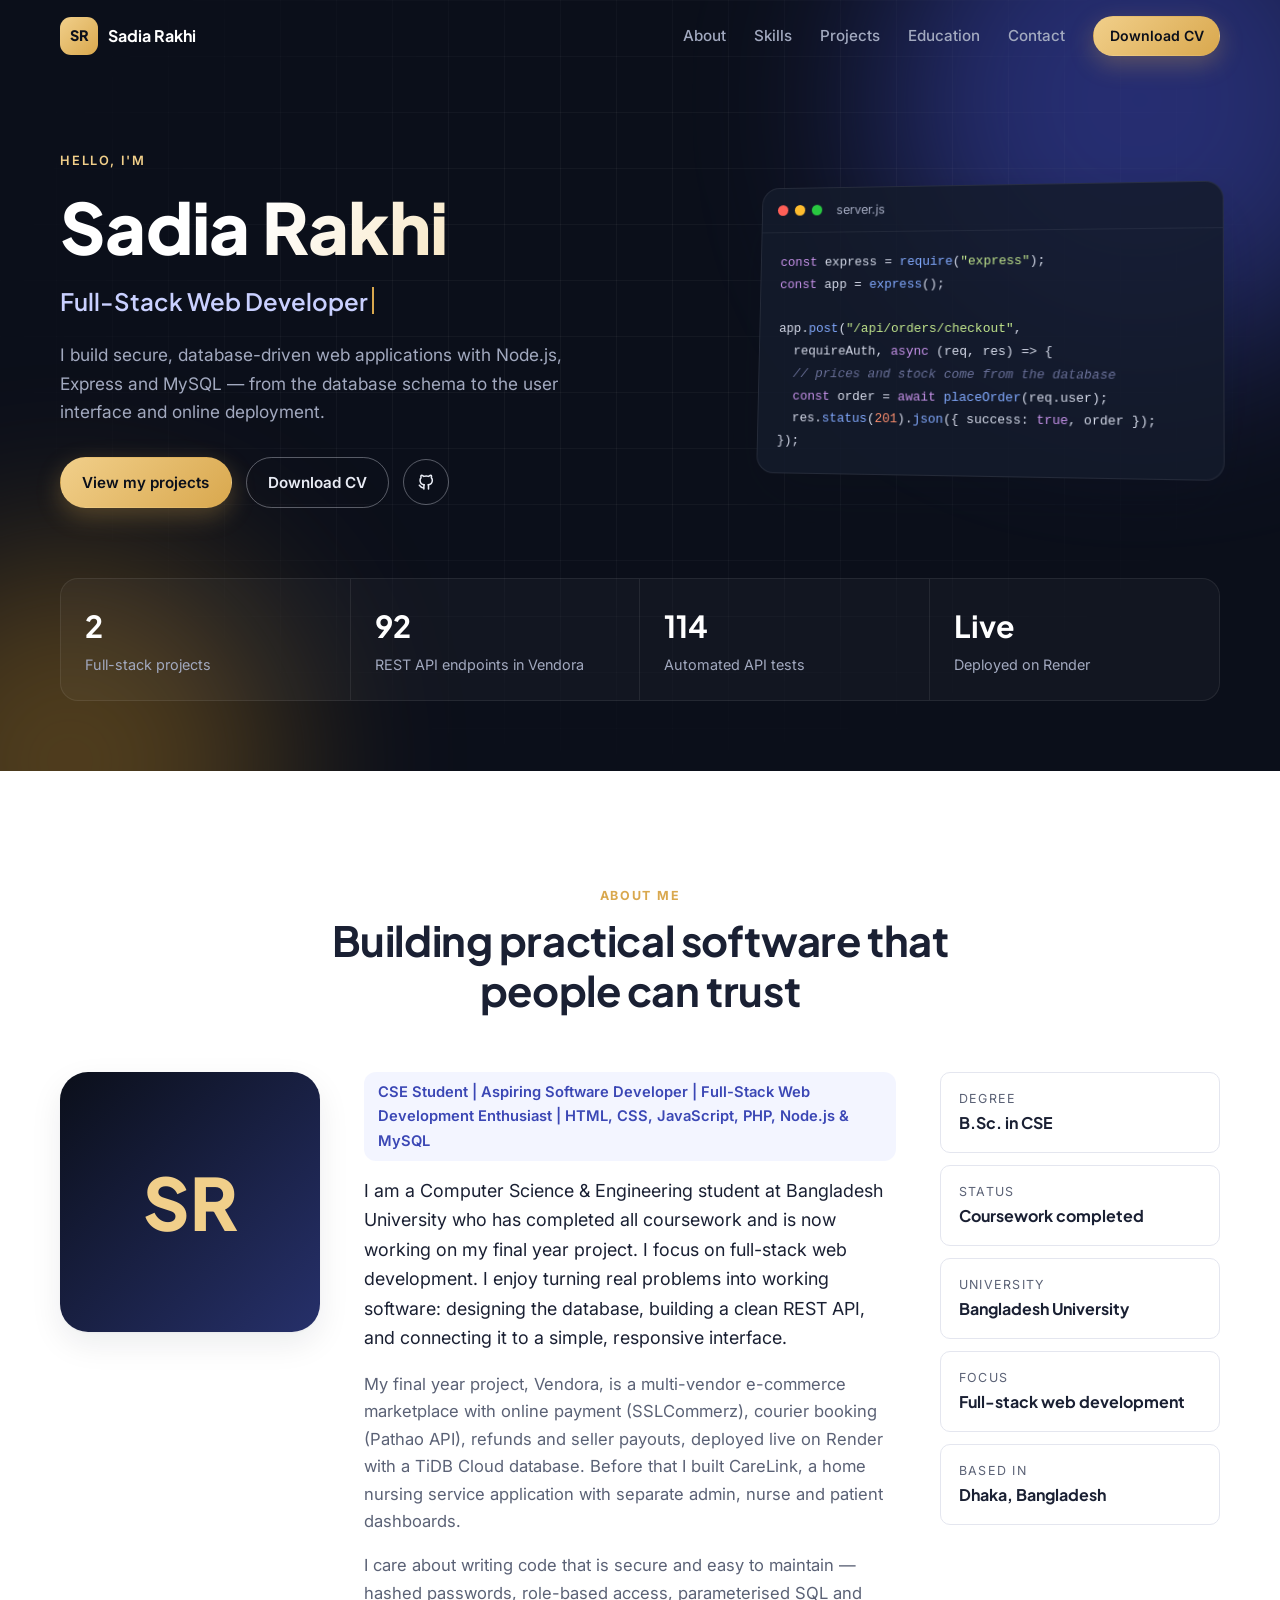
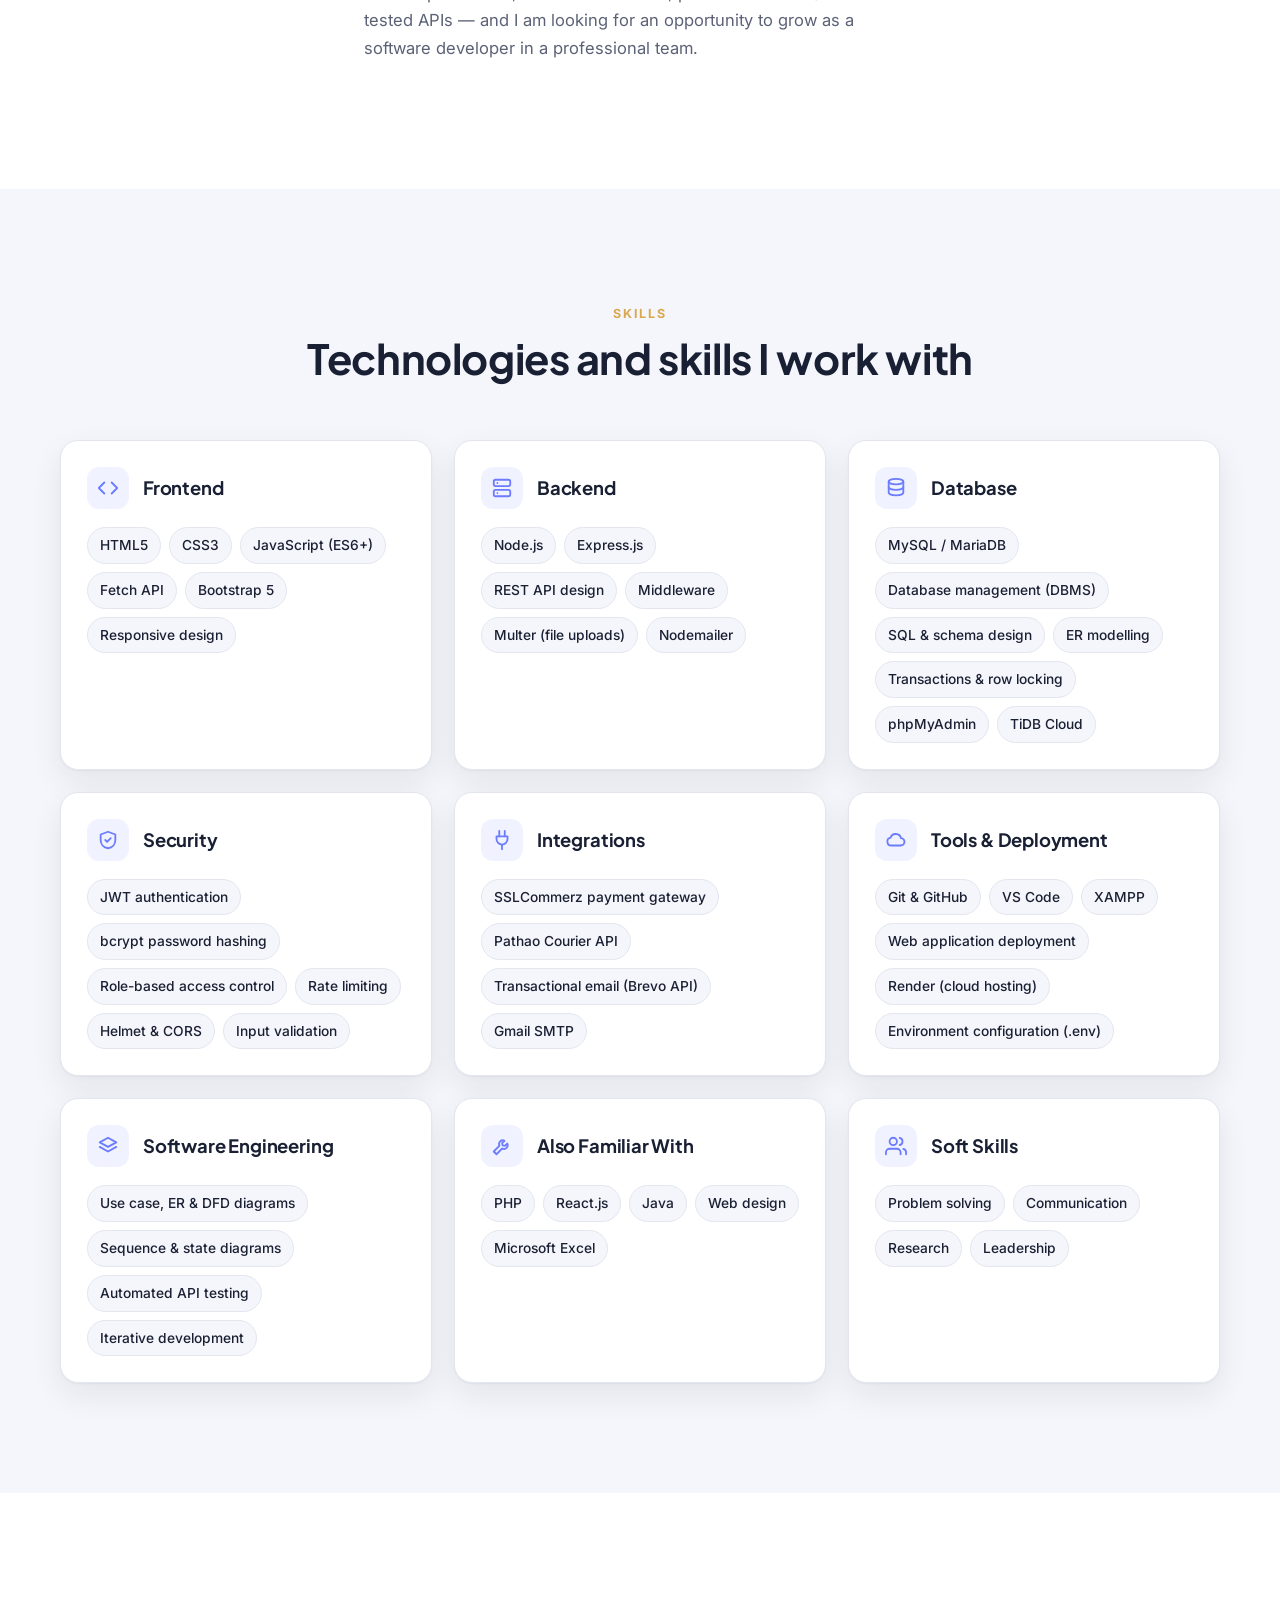
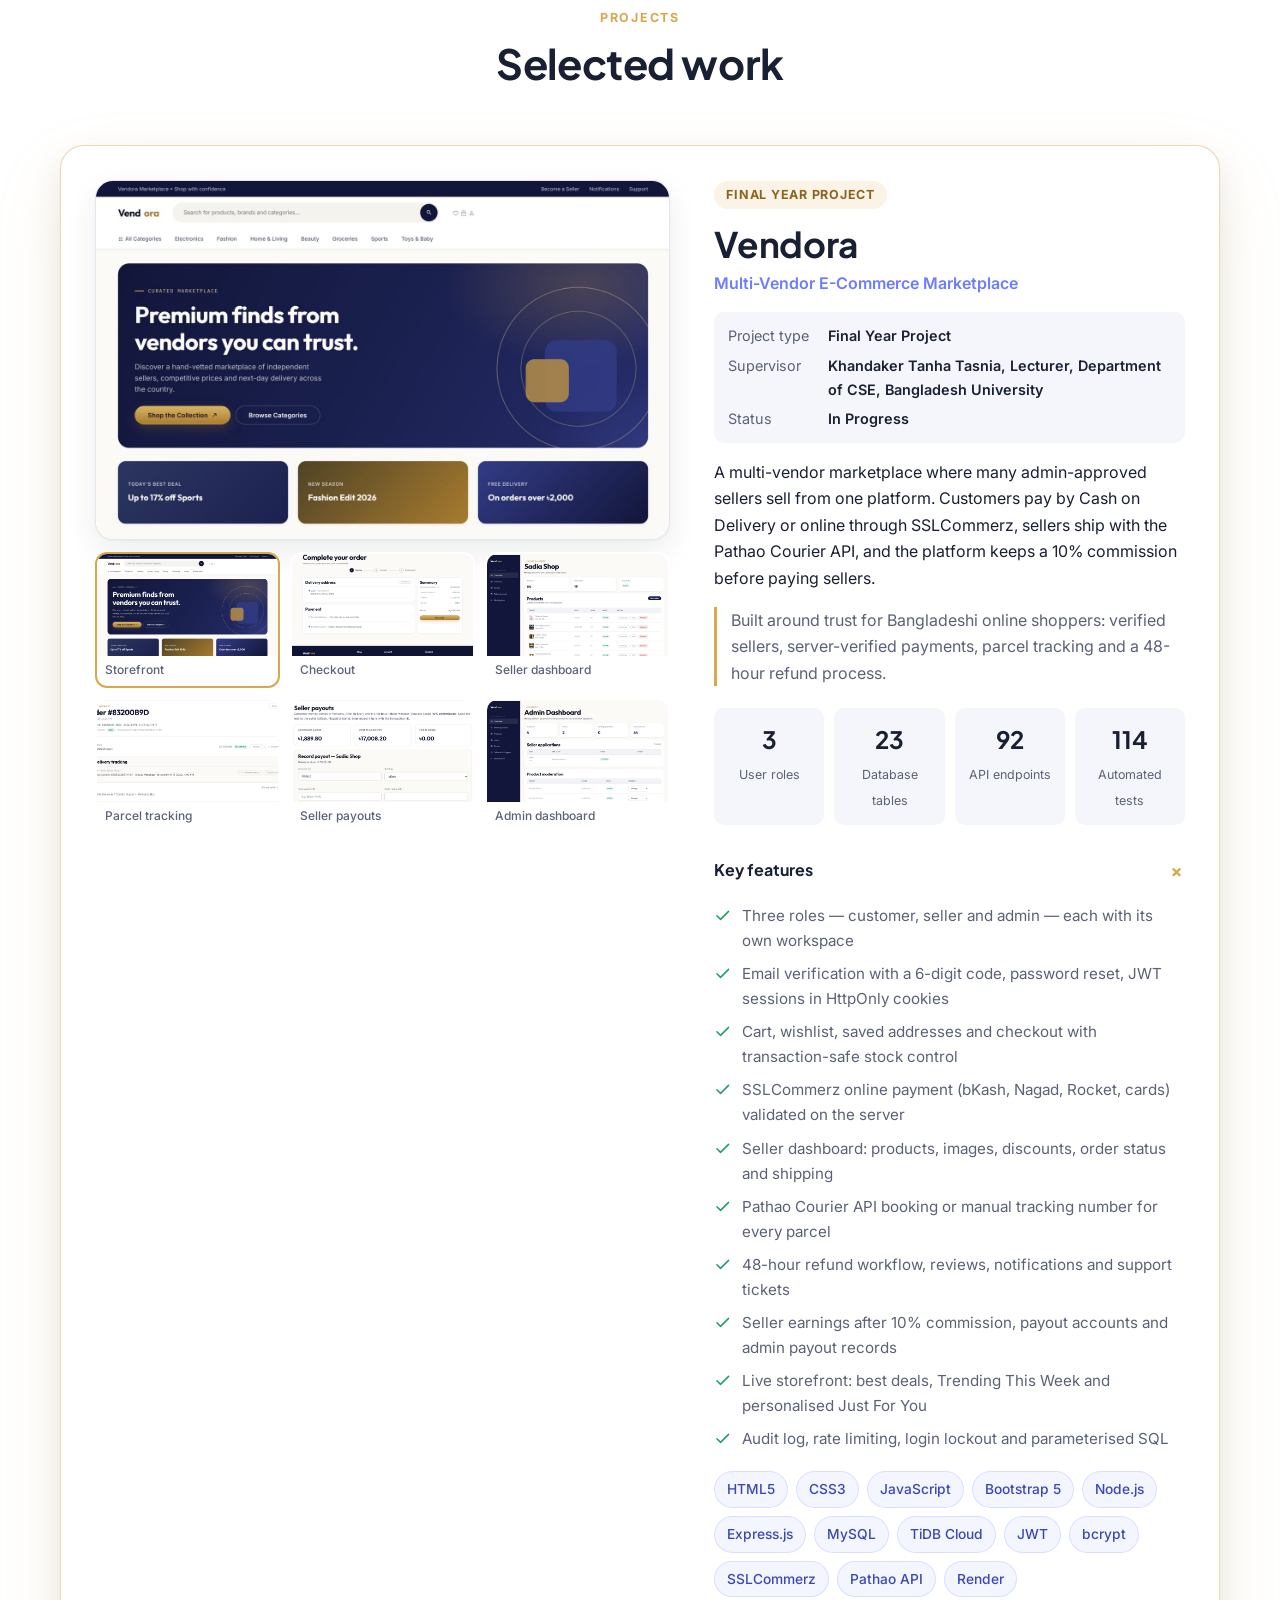
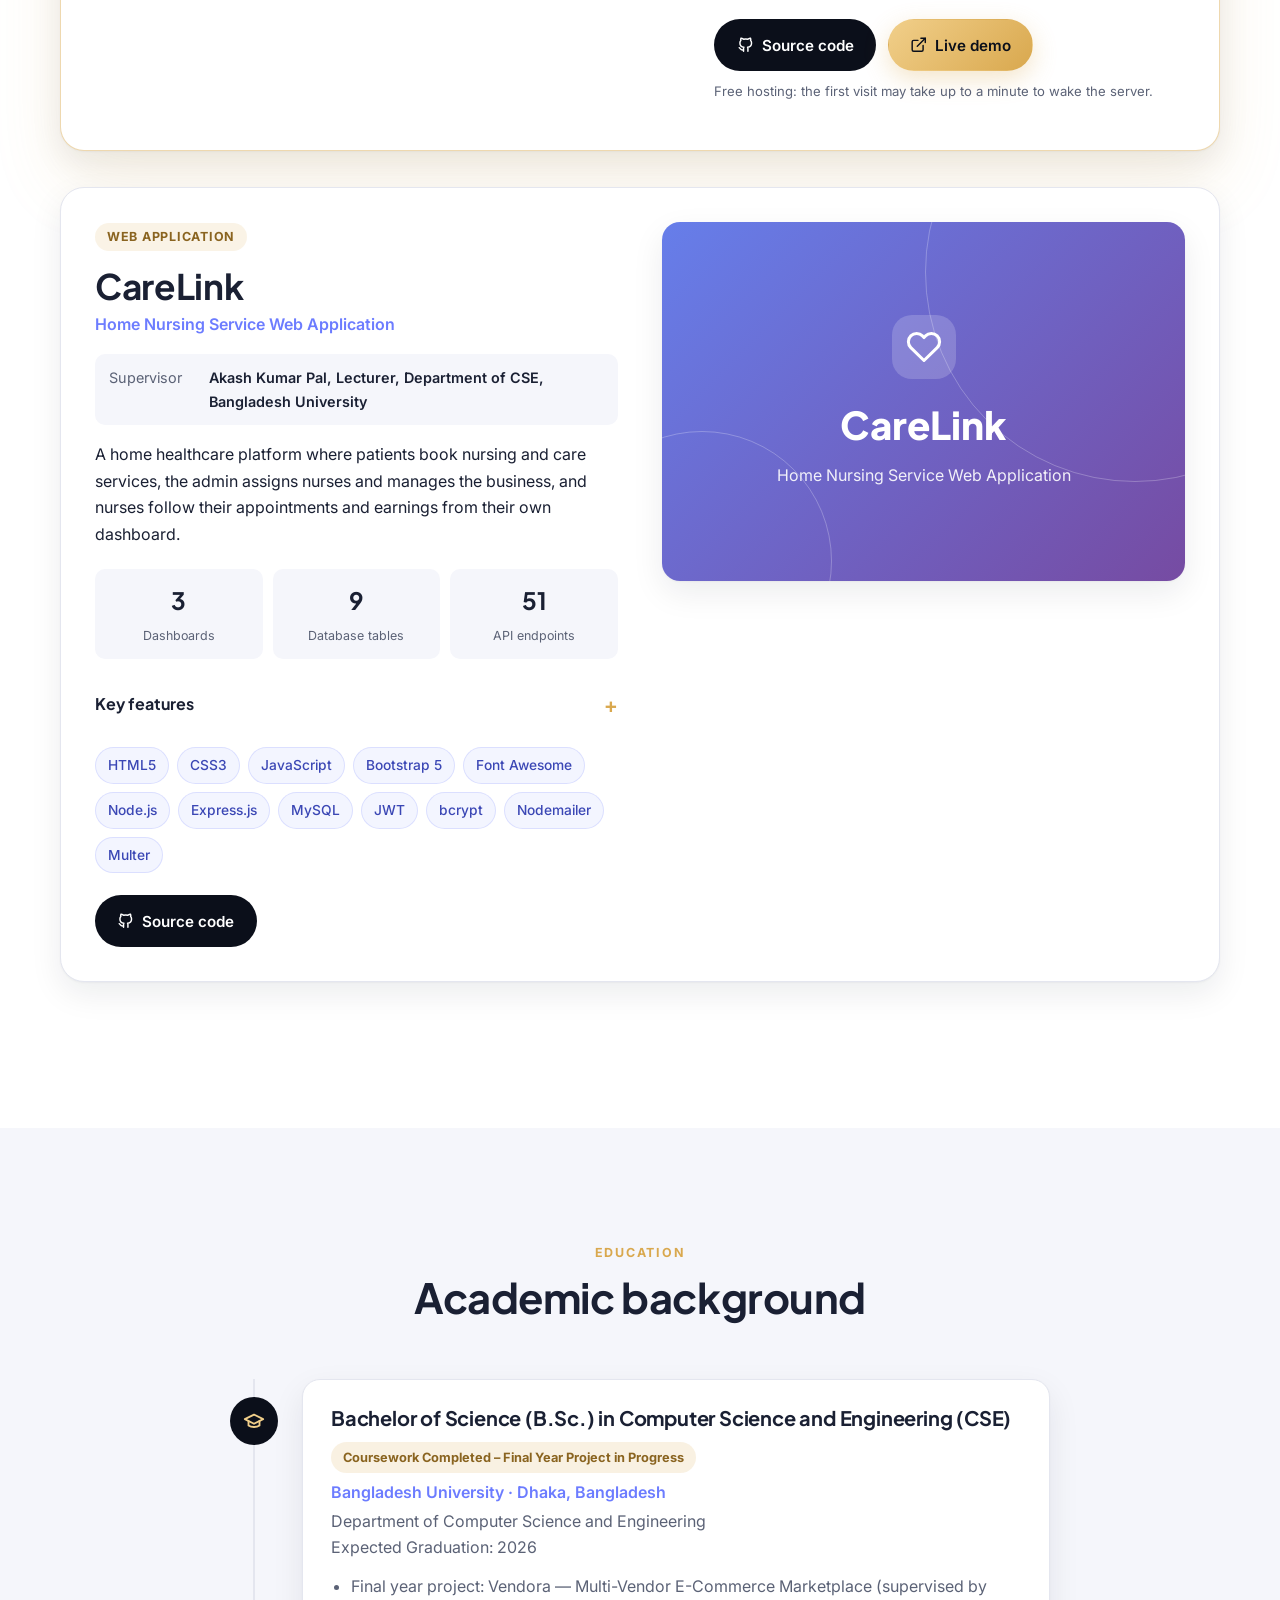
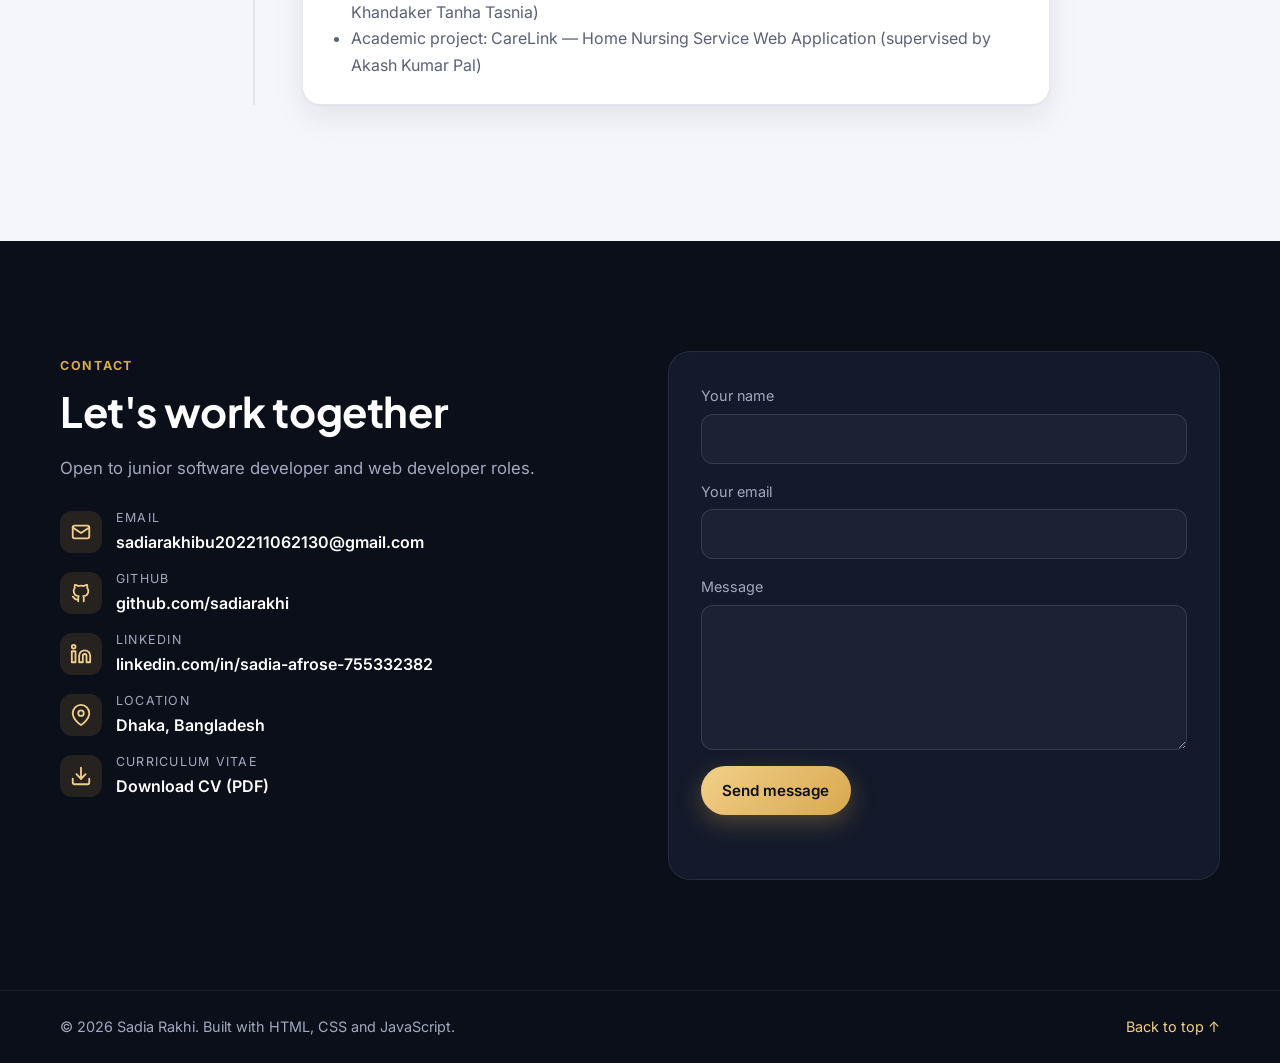
<file: index.html>
<!DOCTYPE html>
<html lang="en">
<head>
  <meta charset="UTF-8">
  <meta name="viewport" content="width=device-width, initial-scale=1.0">
  <!-- Page title and description for Google and link previews.
       These are filled in automatically from js/data.js, but you can also edit them here. -->
  <title>Sadia Rakhi — Full-Stack Web Developer</title>
  <meta name="description" content="Portfolio of Sadia Rakhi, aspiring software developer and full-stack web developer (Node.js, Express, MySQL).">
  <meta name="theme-color" content="#0B0F1A">
  <link rel="icon" href="assets/img/favicon.svg" type="image/svg+xml">

  <link rel="preconnect" href="https://fonts.googleapis.com">
  <link rel="preconnect" href="https://fonts.gstatic.com" crossorigin>
  <link href="https://fonts.googleapis.com/css2?family=Inter:wght@400;500;600&family=Plus+Jakarta+Sans:wght@600;700;800&display=swap" rel="stylesheet">
  <link rel="stylesheet" href="css/style.css">
</head>
<body>
  <a class="skip-link" href="#main">Skip to content</a>

  <!-- ===================== NAVIGATION ===================== -->
  <header class="nav" id="nav">
    <div class="container nav__inner">
      <a href="#home" class="nav__brand" aria-label="Home">
        <span class="nav__logo" data-bind="initials"></span>
        <span class="nav__name" data-bind="name"></span>
      </a>
      <nav class="nav__links" id="navLinks" aria-label="Main">
        <a href="#about">About</a>
        <a href="#skills">Skills</a>
        <a href="#projects">Projects</a>
        <a href="#education">Education</a>
        <a href="#contact">Contact</a>
        <a class="btn btn--small btn--gold" data-cv download>Download CV</a>
      </nav>
      <button class="nav__toggle" id="navToggle" aria-label="Open menu" aria-expanded="false" aria-controls="navLinks">
        <span></span><span></span><span></span>
      </button>
    </div>
  </header>

  <main id="main">
    <!-- ===================== HERO ===================== -->
    <section class="hero" id="home">
      <div class="hero__glow hero__glow--a" aria-hidden="true"></div>
      <div class="hero__glow hero__glow--b" aria-hidden="true"></div>
      <div class="hero__grid" aria-hidden="true"></div>
      <div class="container hero__inner">
        <div class="hero__text">
          <p class="hero__hello reveal">Hello, I'm</p>
          <h1 class="hero__name reveal" data-bind="name"></h1>
          <p class="hero__role reveal"><span id="roleText"></span><span class="caret" aria-hidden="true"></span></p>
          <p class="hero__tagline reveal" data-bind="tagline"></p>
          <div class="hero__actions reveal">
            <a href="#projects" class="btn btn--gold">View my projects</a>
            <a class="btn btn--ghost" data-cv download>Download CV</a>
            <a class="icon-link" data-link="github" target="_blank" rel="noopener" aria-label="GitHub profile"></a>
          </div>
        </div>
        <div class="hero__card reveal" aria-hidden="true">
          <div class="code-card">
            <div class="code-card__bar"><i></i><i></i><i></i><span>server.js</span></div>
            <pre class="code-card__body" id="codeCard"></pre>
          </div>
        </div>
      </div>
      <div class="container">
        <ul class="hero__stats" id="heroStats"></ul>
      </div>
    </section>

    <!-- ===================== ABOUT ===================== -->
    <section class="section" id="about">
      <div class="container">
        <header class="section__head reveal" data-section="about"></header>
        <div class="about">
          <div class="about__photo reveal" id="aboutPhoto"></div>
          <div class="about__text reveal" id="aboutText"></div>
          <ul class="about__facts reveal" id="aboutFacts"></ul>
        </div>
      </div>
    </section>

    <!-- ===================== SKILLS ===================== -->
    <section class="section section--tint" id="skills">
      <div class="container">
        <header class="section__head reveal" data-section="skills"></header>
        <div class="skills" id="skillsGrid"></div>
      </div>
    </section>

    <!-- ===================== PROJECTS ===================== -->
    <section class="section" id="projects">
      <div class="container">
        <header class="section__head reveal" data-section="projects"></header>
        <div id="projectList"></div>
      </div>
    </section>

    <!-- ===================== EDUCATION ===================== -->
    <section class="section section--tint" id="education">
      <div class="container">
        <header class="section__head reveal" data-section="education"></header>
        <ol class="timeline" id="educationList"></ol>
      </div>
    </section>

    <!-- ===================== CONTACT ===================== -->
    <section class="section section--dark" id="contact">
      <div class="container contact">
        <div class="contact__intro reveal">
          <header class="section__head section__head--left" data-section="contact"></header>
          <p class="contact__availability" data-bind="availability"></p>
          <ul class="contact__list" id="contactList"></ul>
        </div>
        <!-- This form opens the visitor's email app with the message filled in.
             It needs no server, so it works on GitHub Pages and any static host. -->
        <form class="contact__form reveal" id="contactForm" novalidate>
          <label>Your name<input name="name" required autocomplete="name"></label>
          <label>Your email<input name="email" type="email" required autocomplete="email"></label>
          <label>Message<textarea name="message" rows="5" required></textarea></label>
          <button class="btn btn--gold" type="submit">Send message</button>
          <p class="contact__hint" id="formHint" role="status"></p>
        </form>
      </div>
    </section>
  </main>

  <footer class="footer">
    <div class="container footer__inner">
      <p>© <span id="year"></span> <span data-bind="name"></span>. Built with HTML, CSS and JavaScript.</p>
      <a href="#home" class="footer__top">Back to top ↑</a>
    </div>
  </footer>

  <!-- Image viewer for project screenshots -->
  <div class="lightbox" id="lightbox" hidden>
    <button class="lightbox__close" aria-label="Close">×</button>
    <img alt="">
    <p class="lightbox__caption"></p>
  </div>

  <!-- Your content (edit this file) -->
  <script src="js/data.js"></script>
  <!-- Website logic (no need to edit) -->
  <script src="js/main.js"></script>
</body>
</html>
</file>
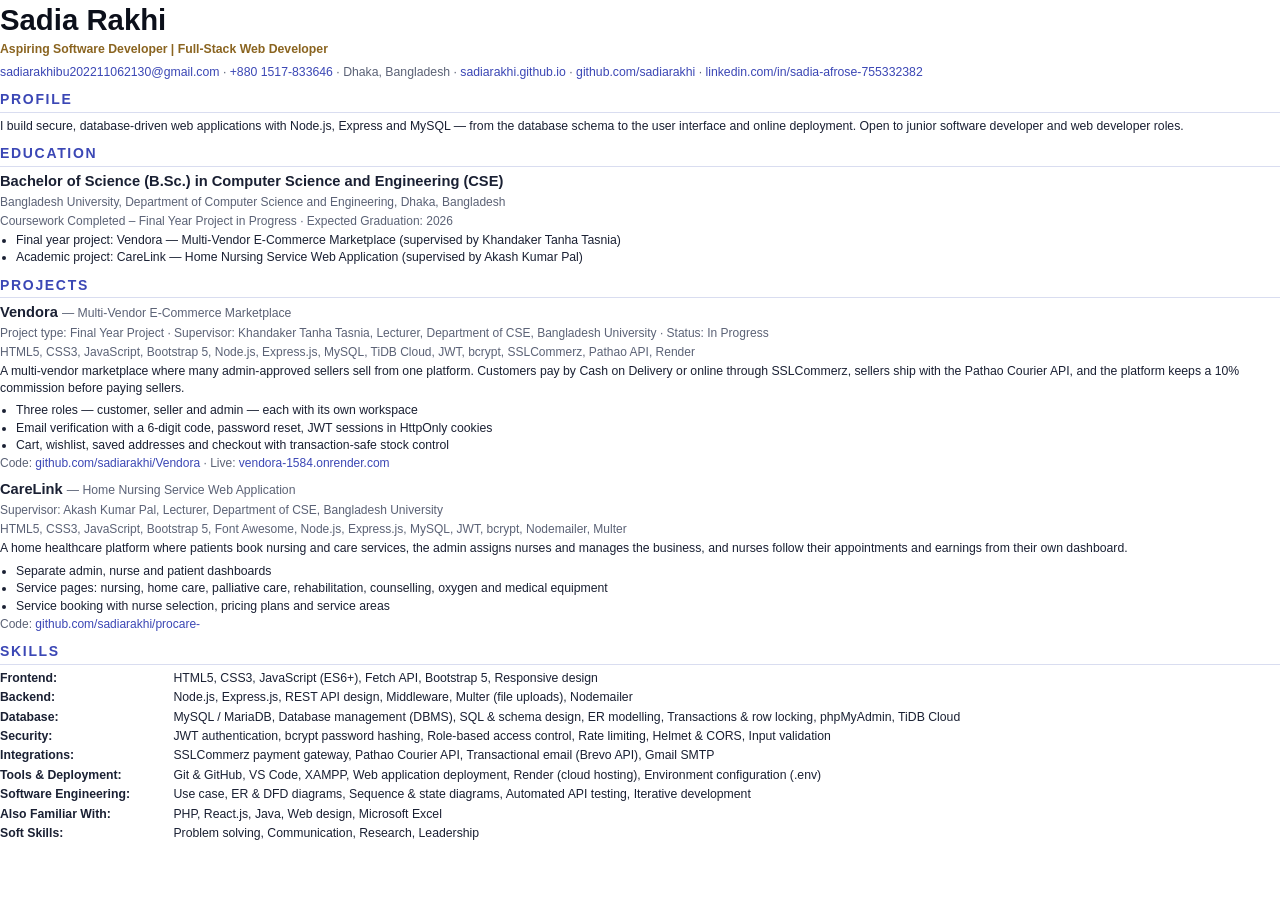
<file: cv.html>
<!DOCTYPE html>
<html lang="en">
<head>
<meta charset="UTF-8">
<title>CV</title>
<!-- PRINTABLE CV
     This page builds your CV from js/data.js (the same file as the website).
     To make a new PDF after editing data.js:
       1. Open cv.html in Chrome or Edge.
       2. Press Ctrl+P, choose "Save as PDF", paper A4, margins "Default".
       3. Save it as assets/cv/Sadia_Rakhi_CV.pdf (replace the old file). -->
<style>
  @page { size: A4; margin: 12mm 14mm; }
  * { box-sizing: border-box; }
  body { font-family: Arial, "Liberation Sans", Helvetica, sans-serif; color: #1A2033; font-size: 9.2pt; line-height: 1.34; margin: 0; }
  h1 { font-size: 22pt; margin: 0; color: #0B0F1A; }
  .title { color: #8A6420; font-weight: 600; margin: 2px 0 6px; }
  .contact { color: #5B6276; font-size: 9.2pt; }
  .contact span + span::before { content: " · "; }
  h2 { font-size: 10.5pt; text-transform: uppercase; letter-spacing: .12em; color: #3B47B5; border-bottom: 1.5px solid #D9DDF0; padding-bottom: 3px; margin: 10px 0 5px; }
  p { margin: 0 0 6px; }
  .proj { margin-bottom: 9px; page-break-inside: avoid; }
  .proj h3 { font-size: 11pt; margin: 0; }
  .proj h3 small { font-weight: 400; color: #5B6276; }
  .tech { color: #5B6276; font-size: 9pt; margin: 2px 0 3px; }
  ul { margin: 2px 0 0; padding-left: 16px; }
  li { margin-bottom: 1px; }
  .skills div { margin-bottom: 3px; }
  .skills b { display: inline-block; min-width: 170px; }
  a { color: #3B47B5; text-decoration: none; }
</style>
</head>
<body>
<div id="cv"></div>
<script src="js/data.js"></script>
<script>
  const D = PORTFOLIO, esc = (s) => String(s ?? "").replace(/[&<>"]/g, (c) => ({ "&": "&amp;", "<": "&lt;", ">": "&gt;", '"': "&quot;" }[c]));
  const c = D.contact;
  // Each item: [text shown, link]. Links are clickable in the PDF.
  const short = (u) => u.replace(/^https?:\/\/(www\.)?/, "");
  const contact = [
    c.email && [c.email, "mailto:" + c.email],
    c.email2 && [c.email2, "mailto:" + c.email2],
    c.phone && [c.phone, "tel:" + c.phone.replace(/[^\d+]/g, "")],
    D.personal.location && [D.personal.location, ""],
    c.portfolio && [short(c.portfolio), c.portfolio],
    c.github && [short(c.github), c.github],
    c.linkedin && [short(c.linkedin), c.linkedin],
  ].filter(Boolean);
  // Only the first few key features of each project are printed, to keep the CV to one or two pages.
  const FEATURES_PER_PROJECT = 3;
  document.title = `${D.personal.name} — CV`;
  document.getElementById("cv").innerHTML = `
    <h1>${esc(D.personal.name)}</h1>
    <p class="title">${esc(D.personal.title)}</p>
    <p class="contact">${contact.map(([t, h]) => `<span>${h ? `<a href="${esc(h)}">${esc(t)}</a>` : esc(t)}</span>`).join("")}</p>
    <h2>Profile</h2><p>${esc(D.personal.tagline)} ${esc(c.availability)}</p>
    <h2>Education</h2>
    ${D.education.map((e) => `<div class="proj"><h3>${esc(e.degree)} </h3><p class="tech">${[e.institution, e.department, e.location].filter(Boolean).map(esc).join(", ")}</p>
      <p class="tech">${[e.status, e.period].filter(Boolean).map(esc).join(" · ")}</p>
      ${e.details?.length ? `<ul>${e.details.map((d) => `<li>${esc(d)}</li>`).join("")}</ul>` : ""}</div>`).join("")}
    <h2>Projects</h2>
    ${[...D.projects].sort((a, b) => Number(!!b.featured) - Number(!!a.featured)).map((p) => `<div class="proj">
      <h3>${esc(p.name)} <small>— ${esc(p.subtitle)}</small></h3>
      ${p.meta?.length ? `<p class="tech">${p.meta.map((x) => esc(x.label) + ": " + esc(x.value)).join(" · ")}</p>` : ""}
      <p class="tech">${p.tech.map(esc).join(", ")}</p>
      <p>${esc(p.summary)}</p>
      <ul>${p.features.slice(0, FEATURES_PER_PROJECT).map((f) => `<li>${esc(f)}</li>`).join("")}</ul>
      <p class="tech">${[p.github && `Code: <a href="${esc(p.github)}">${esc(short(p.github))}</a>`, p.live && `Live: <a href="${esc(p.live)}">${esc(short(p.live))}</a>`].filter(Boolean).join(" · ")}</p>
    </div>`).join("")}
    <h2>Skills</h2>
    <div class="skills">${D.skills.map((g) => `<div><b>${esc(g.group)}:</b> ${g.items.map(esc).join(", ")}</div>`).join("")}</div>`;
</script>
</body>
</html>
</file>
<file: css/style.css>
/* ============================================================================
   PORTFOLIO STYLES
   ----------------------------------------------------------------------------
   To change the colours or fonts of the whole site, edit the variables in
   :root below. Everything else uses these variables.
   ========================================================================== */
:root {
  /* Colours */
  --ink: #0B0F1A;          /* dark background (hero, contact) */
  --ink-2: #131A2B;        /* dark cards */
  --text: #1A2033;         /* main text on light background */
  --muted: #5B6276;        /* secondary text */
  --line: #E4E6EF;         /* borders */
  --bg: #FFFFFF;           /* page background */
  --tint: #F5F6FB;         /* alternate section background */
  --gold: #D9A84E;         /* accent colour */
  --gold-2: #F1CF8A;
  --indigo: #6C7CFF;       /* second accent */
  --on-dark: #E9ECF5;
  --on-dark-muted: #A2A9BF;

  /* Fonts */
  --font-head: "Plus Jakarta Sans", "Segoe UI", system-ui, sans-serif;
  --font-body: "Inter", "Segoe UI", system-ui, sans-serif;

  /* Shape and depth */
  --radius: 18px;
  --radius-sm: 10px;
  --shadow: 0 1px 2px rgba(16, 24, 40, .04), 0 12px 32px rgba(16, 24, 40, .08);
  --shadow-lg: 0 24px 60px rgba(11, 15, 26, .18);
  --container: 1160px;
}

/* ---------- Base ---------- */
*, *::before, *::after { box-sizing: border-box; }
html { scroll-behavior: smooth; scroll-padding-top: 80px; }
body { margin: 0; font-family: var(--font-body); color: var(--text); background: var(--bg); line-height: 1.65; font-size: 16px; -webkit-font-smoothing: antialiased; }
img { max-width: 100%; display: block; }
a { color: inherit; }
h1, h2, h3 { font-family: var(--font-head); line-height: 1.2; margin: 0; letter-spacing: -.01em; }
p { margin: 0 0 1em; }
ul, ol { margin: 0; padding: 0; list-style: none; }
button { font: inherit; cursor: pointer; }
.container { width: min(var(--container), 100% - 40px); margin-inline: auto; }
.skip-link { position: absolute; left: -999px; top: 8px; background: var(--gold); color: var(--ink); padding: 8px 14px; border-radius: 8px; z-index: 100; }
.skip-link:focus { left: 12px; }
:focus-visible { outline: 3px solid var(--indigo); outline-offset: 3px; border-radius: 6px; }

.icon { width: 1.15em; height: 1.15em; flex: none; }
.icon--badge { width: 42px; height: 42px; padding: 10px; border-radius: 12px; background: rgba(108, 124, 255, .1); color: var(--indigo); }

/* ---------- Buttons ---------- */
.btn { display: inline-flex; align-items: center; gap: .5em; padding: .8em 1.4em; border-radius: 999px; font-weight: 600; font-size: .95rem; text-decoration: none; border: 1.5px solid transparent; transition: transform .2s, box-shadow .2s, background .2s, color .2s; white-space: nowrap; }
.btn:hover { transform: translateY(-2px); }
.btn--gold { background: linear-gradient(135deg, var(--gold-2), var(--gold)); color: var(--ink); box-shadow: 0 8px 24px rgba(217, 168, 78, .3); }
.btn--ghost { border-color: rgba(233, 236, 245, .35); color: var(--on-dark); }
.btn--ghost:hover { background: rgba(255, 255, 255, .08); }
.btn--dark { background: var(--ink); color: #fff; }
.btn--small { padding: .55em 1.1em; font-size: .88rem; }
.icon-link { display: inline-grid; place-items: center; width: 46px; height: 46px; border-radius: 50%; border: 1.5px solid rgba(233, 236, 245, .35); color: var(--on-dark); transition: background .2s, transform .2s; }
.icon-link:hover { background: rgba(255, 255, 255, .08); transform: translateY(-2px); }

/* ---------- Navigation ---------- */
.nav { position: fixed; inset: 0 0 auto; z-index: 50; transition: background .3s, box-shadow .3s, backdrop-filter .3s; }
.nav__inner { display: flex; align-items: center; justify-content: space-between; height: 72px; }
.nav.is-scrolled { background: rgba(11, 15, 26, .94); backdrop-filter: blur(14px); box-shadow: 0 1px 0 rgba(255, 255, 255, .06); }
.nav__brand { display: flex; align-items: center; gap: 10px; text-decoration: none; color: #fff; font-family: var(--font-head); font-weight: 700; }
.nav__logo { display: grid; place-items: center; width: 38px; height: 38px; border-radius: 11px; background: linear-gradient(135deg, var(--gold-2), var(--gold)); color: var(--ink); font-size: .9rem; font-weight: 800; }
.nav__links { display: flex; align-items: center; gap: 28px; }
.nav__links a:not(.btn) { color: var(--on-dark-muted); text-decoration: none; font-weight: 500; font-size: .95rem; position: relative; transition: color .2s; }
.nav__links a:not(.btn):hover, .nav__links a.is-active { color: #fff; }
.nav__links a.is-active::after { content: ""; position: absolute; left: 0; right: 0; bottom: -6px; height: 2px; border-radius: 2px; background: var(--gold); }
.nav__toggle { display: none; background: none; border: 0; width: 44px; height: 44px; padding: 10px; }
.nav__toggle span { display: block; height: 2px; background: #fff; margin: 5px 0; border-radius: 2px; transition: transform .3s, opacity .3s; }

/* ---------- Hero ---------- */
.hero { position: relative; overflow: hidden; background: var(--ink); color: var(--on-dark); padding: 150px 0 70px; }
.hero__grid { position: absolute; inset: 0; background-image: linear-gradient(rgba(255, 255, 255, .04) 1px, transparent 1px), linear-gradient(90deg, rgba(255, 255, 255, .04) 1px, transparent 1px); background-size: 56px 56px; mask-image: radial-gradient(ellipse at 50% 40%, #000 30%, transparent 75%); }
.hero__glow { position: absolute; border-radius: 50%; filter: blur(90px); opacity: .55; animation: float 14s ease-in-out infinite; }
.hero__glow--a { width: 520px; height: 520px; background: #3C47B8; top: -160px; right: -120px; }
.hero__glow--b { width: 420px; height: 420px; background: #8A6420; bottom: -200px; left: -140px; animation-delay: -7s; }
@keyframes float { 50% { transform: translate(30px, 24px) scale(1.06); } }
.hero__inner { position: relative; display: grid; grid-template-columns: 1.15fr .85fr; gap: 56px; align-items: center; }
.hero__hello { color: var(--gold-2); font-weight: 600; letter-spacing: .14em; text-transform: uppercase; font-size: .8rem; margin-bottom: 14px; }
.hero__name { font-size: clamp(2.6rem, 6vw, 4.4rem); font-weight: 800; color: #fff; background: linear-gradient(120deg, #fff 30%, var(--gold-2)); -webkit-background-clip: text; background-clip: text; -webkit-text-fill-color: transparent; }
.hero__role { font-family: var(--font-head); font-size: clamp(1.1rem, 2.4vw, 1.5rem); font-weight: 600; color: #C9D0FF; margin: 12px 0 20px; min-height: 1.6em; }
.caret { display: inline-block; width: 2px; height: 1.1em; background: var(--gold); margin-left: 4px; vertical-align: -3px; animation: blink 1s steps(1) infinite; }
@keyframes blink { 50% { opacity: 0; } }
.hero__tagline { color: var(--on-dark-muted); font-size: 1.08rem; max-width: 560px; }
.hero__actions { display: flex; flex-wrap: wrap; gap: 14px; align-items: center; margin-top: 30px; }
.code-card { background: rgba(19, 26, 43, .85); border: 1px solid rgba(255, 255, 255, .08); border-radius: var(--radius); box-shadow: var(--shadow-lg); overflow: hidden; transform: perspective(1200px) rotateY(-8deg) rotateX(4deg); transition: transform .6s; }
.code-card:hover { transform: none; }
.code-card__bar { display: flex; gap: 7px; align-items: center; padding: 12px 16px; border-bottom: 1px solid rgba(255, 255, 255, .06); font-size: .8rem; color: var(--on-dark-muted); }
.code-card__bar i { width: 11px; height: 11px; border-radius: 50%; background: #FF5F57; }
.code-card__bar i:nth-child(2) { background: #FEBC2E; } .code-card__bar i:nth-child(3) { background: #28C840; }
.code-card__bar span { margin-left: 8px; }
.code-card__body { margin: 0; padding: 20px; font: 13px/1.75 "JetBrains Mono", Consolas, "Courier New", monospace; color: #D6DBEA; overflow-x: auto; }
.c-k { color: #C792EA; } .c-f { color: #82AAFF; } .c-s { color: #C3E88D; } .c-c { color: #697098; font-style: italic; } .c-n { color: #F78C6C; }
.hero__stats { position: relative; display: grid; grid-template-columns: repeat(4, 1fr); margin-top: 70px; border: 1px solid rgba(255, 255, 255, .08); border-radius: var(--radius); background: rgba(255, 255, 255, .03); }
.hero__stats li { padding: 22px 24px; border-right: 1px solid rgba(255, 255, 255, .08); }
.hero__stats li:last-child { border-right: 0; }
.hero__stats strong { display: block; font-family: var(--font-head); font-size: 1.9rem; color: #fff; }
.hero__stats span { color: var(--on-dark-muted); font-size: .9rem; }

/* ---------- Sections ---------- */
.section { padding: 110px 0; }
.section--tint { background: var(--tint); }
.section--dark { background: var(--ink); color: var(--on-dark); }
.section__head { text-align: center; max-width: 680px; margin: 0 auto 56px; }
.section__head--left { text-align: left; margin: 0 0 18px; }
.kicker { display: inline-block; color: var(--gold); font-weight: 700; letter-spacing: .14em; text-transform: uppercase; font-size: .78rem; margin-bottom: 10px; }
.section__title { font-size: clamp(1.8rem, 3.6vw, 2.6rem); }
.section--dark .section__title { color: #fff; }

/* ---------- About ---------- */
.about { display: grid; grid-template-columns: 260px 1fr 280px; gap: 44px; align-items: start; }
.about__photo img, .avatar { width: 100%; aspect-ratio: 1; border-radius: 28px; object-fit: cover; box-shadow: var(--shadow); }
.avatar { display: grid; place-items: center; background: linear-gradient(135deg, var(--ink) 0%, #26306A 100%); color: var(--gold-2); font-family: var(--font-head); font-size: 4.5rem; font-weight: 800; }
.about__text p { color: var(--muted); font-size: 1.04rem; }
.about__text p:nth-child(2) { color: var(--text); font-size: 1.12rem; }
.about__headline { display: inline-block; padding: 8px 14px; border-radius: 12px; background: rgba(108, 124, 255, .08); color: #3B47B5 !important; font-weight: 600; font-size: .92rem !important; }
.about__facts { display: grid; gap: 12px; }
.about__facts li { padding: 16px 18px; border: 1px solid var(--line); border-radius: var(--radius-sm); background: #fff; }
.about__facts span { display: block; font-size: .78rem; text-transform: uppercase; letter-spacing: .1em; color: var(--muted); }
.about__facts strong { font-family: var(--font-head); }

/* ---------- Skills ---------- */
.skills { display: grid; grid-template-columns: repeat(auto-fill, minmax(320px, 1fr)); gap: 22px; }
.skill-card { background: #fff; border: 1px solid var(--line); border-radius: var(--radius); padding: 26px; box-shadow: var(--shadow); transition: transform .25s, box-shadow .25s; }
.skill-card:hover { transform: translateY(-4px); box-shadow: 0 20px 44px rgba(16, 24, 40, .12); }
.skill-card__head { display: flex; align-items: center; gap: 14px; margin-bottom: 18px; }
.skill-card h3 { font-size: 1.15rem; }
.chips { display: flex; flex-wrap: wrap; gap: 8px; }
.chips li { padding: 6px 12px; border-radius: 999px; background: var(--tint); border: 1px solid var(--line); font-size: .86rem; font-weight: 500; }
.chips--tech li { background: rgba(108, 124, 255, .08); border-color: rgba(108, 124, 255, .18); color: #3B47B5; }

/* ---------- Projects ---------- */
.project { display: grid; grid-template-columns: 1fr 1fr; gap: 44px; align-items: start; padding: 34px; border: 1px solid var(--line); border-radius: 24px; background: #fff; box-shadow: var(--shadow); margin-bottom: 36px; }
.project--featured { grid-template-columns: 1.1fr .9fr; border-color: rgba(217, 168, 78, .45); box-shadow: 0 30px 70px rgba(217, 168, 78, .14), var(--shadow); }
.project:not(.project--featured) .project__media { order: 2; }
.project__badge { display: inline-block; padding: 4px 12px; border-radius: 999px; background: rgba(217, 168, 78, .14); color: #8A6420; font-weight: 700; font-size: .78rem; letter-spacing: .06em; text-transform: uppercase; margin-bottom: 14px; }
.project__name { font-size: 2.2rem; }
.project__subtitle { color: var(--indigo); font-weight: 600; margin: 4px 0 16px; }
.project__summary { color: var(--text); }
.project__meta { display: grid; gap: 6px; margin: 0 0 16px; padding: 12px 14px; border-radius: var(--radius-sm); background: var(--tint); font-size: .9rem; }
.project__meta div { display: flex; gap: 8px; }
.project__meta dt { min-width: 92px; color: var(--muted); }
.project__meta dd { margin: 0; font-weight: 600; }
.project__problem { color: var(--muted); padding-left: 14px; border-left: 3px solid var(--gold); }
.project__stats { display: grid; grid-template-columns: repeat(auto-fit, minmax(90px, 1fr)); gap: 10px; margin: 22px 0; }
.project__stats li { padding: 12px; border-radius: var(--radius-sm); background: var(--tint); text-align: center; }
.project__stats strong { display: block; font-family: var(--font-head); font-size: 1.5rem; }
.project__stats span { font-size: .78rem; color: var(--muted); }
.project__features { margin: 8px 0 20px; }
.project__features summary { cursor: pointer; font-family: var(--font-head); font-weight: 700; padding: 6px 0; list-style: none; display: flex; align-items: center; gap: 8px; }
.project__features summary::-webkit-details-marker { display: none; }
.project__features summary::after { content: "+"; margin-left: auto; font-size: 1.3rem; color: var(--gold); transition: transform .2s; }
.project__features[open] summary::after { transform: rotate(45deg); }
.project__features ul { display: grid; gap: 8px; margin-top: 10px; }
.project__features li { display: flex; gap: 10px; color: var(--muted); font-size: .95rem; }
.project__features li .icon { color: #1F9D63; margin-top: 4px; }
.project__links { display: flex; flex-wrap: wrap; gap: 12px; margin-top: 22px; }
.project__note { color: var(--muted); font-size: .82rem; margin-top: 10px; }

.gallery { margin: 0; }
.gallery__main { display: block; width: 100%; padding: 0; border: 1px solid var(--line); border-radius: var(--radius); overflow: hidden; background: var(--tint); cursor: zoom-in; box-shadow: var(--shadow); }
.gallery__main img { width: 100%; aspect-ratio: 16 / 10; object-fit: cover; object-position: top; transition: transform .5s; }
.gallery__main:hover img { transform: scale(1.02); }
.gallery__thumbs { display: grid; grid-template-columns: repeat(3, 1fr); gap: 10px; margin-top: 12px; }
.gallery__thumbs button { padding: 0; border: 2px solid transparent; border-radius: 12px; background: #fff; overflow: hidden; text-align: left; transition: border-color .2s; }
.gallery__thumbs button.is-active { border-color: var(--gold); }
.gallery__thumbs img { width: 100%; aspect-ratio: 16 / 9; object-fit: cover; object-position: top; }
.gallery__thumbs span { display: block; padding: 4px 8px 6px; font-size: .75rem; color: var(--muted); font-weight: 500; }

.cover { position: relative; display: grid; place-content: center; justify-items: center; gap: 6px; aspect-ratio: 16 / 11; border-radius: var(--radius); color: #fff; text-align: center; background: linear-gradient(135deg, var(--from), var(--to)); overflow: hidden; box-shadow: var(--shadow); }
.cover::before, .cover::after { content: ""; position: absolute; border-radius: 50%; border: 1px solid rgba(255, 255, 255, .25); }
.cover::before { width: 420px; height: 420px; right: -160px; top: -160px; }
.cover::after { width: 260px; height: 260px; left: -90px; bottom: -110px; }
.cover__icon { width: 64px; height: 64px; padding: 14px; border-radius: 20px; background: rgba(255, 255, 255, .18); margin-bottom: 8px; }
.cover__name { font-family: var(--font-head); font-size: 2.4rem; font-weight: 800; }
.cover__sub { opacity: .9; }

/* ---------- Education timeline ---------- */
.timeline { max-width: 820px; margin: 0 auto; position: relative; }
.timeline::before { content: ""; position: absolute; left: 23px; top: 0; bottom: 0; width: 2px; background: var(--line); }
.timeline__item { position: relative; padding-left: 72px; margin-bottom: 26px; }
.timeline__dot { position: absolute; left: 0; top: 18px; display: grid; place-items: center; width: 48px; height: 48px; border-radius: 50%; background: var(--ink); color: var(--gold-2); }
.timeline__dot .icon { width: 22px; height: 22px; }
.timeline__card { background: #fff; border: 1px solid var(--line); border-radius: var(--radius); padding: 26px 28px; box-shadow: var(--shadow); }
.timeline__top { display: flex; flex-wrap: wrap; gap: 12px; align-items: center; justify-content: space-between; }
.timeline__card h3 { font-size: 1.25rem; }
.timeline__place { color: var(--indigo); font-weight: 600; margin: 6px 0 2px; }
.timeline__dept { color: var(--muted); margin: 0; }
.timeline__period { color: var(--muted); margin-bottom: 12px; }
.timeline__card ul { list-style: disc; padding-left: 20px; color: var(--muted); }
.pill { padding: 5px 12px; border-radius: 999px; background: rgba(217, 168, 78, .16); color: #8A6420; font-weight: 700; font-size: .8rem; }

/* ---------- Contact ---------- */
.contact { display: grid; grid-template-columns: 1fr 1fr; gap: 56px; align-items: start; }
.contact__availability { color: var(--on-dark-muted); font-size: 1.05rem; }
.contact__list { display: grid; gap: 14px; margin-top: 26px; }
.contact__list li { display: flex; align-items: center; gap: 14px; }
.contact__list .icon--badge { background: rgba(217, 168, 78, .12); color: var(--gold-2); }
.contact__list span { display: block; font-size: .78rem; color: var(--on-dark-muted); text-transform: uppercase; letter-spacing: .1em; }
.contact__list a, .contact__list strong { color: #fff; font-weight: 600; text-decoration: none; word-break: break-all; }
.contact__list a:hover { color: var(--gold-2); }
.contact__form { display: grid; gap: 16px; padding: 32px; border-radius: 22px; background: var(--ink-2); border: 1px solid rgba(255, 255, 255, .08); }
.contact__form label { display: grid; gap: 6px; font-size: .9rem; color: var(--on-dark-muted); }
.contact__form input, .contact__form textarea { font: inherit; color: #fff; background: rgba(255, 255, 255, .04); border: 1px solid rgba(255, 255, 255, .12); border-radius: 12px; padding: 12px 14px; resize: vertical; }
.contact__form input:focus, .contact__form textarea:focus { outline: none; border-color: var(--gold); }
.contact__form .btn { justify-self: start; border: 0; }
.contact__hint { font-size: .85rem; color: var(--gold-2); margin: 0; min-height: 1.2em; }

/* ---------- Footer ---------- */
.footer { background: var(--ink); color: var(--on-dark-muted); border-top: 1px solid rgba(255, 255, 255, .06); font-size: .9rem; }
.footer__inner { display: flex; justify-content: space-between; align-items: center; gap: 16px; padding: 24px 0; flex-wrap: wrap; }
.footer p { margin: 0; }
.footer__top { text-decoration: none; color: var(--gold-2); }

/* ---------- Lightbox ---------- */
.lightbox { position: fixed; inset: 0; z-index: 90; display: grid; place-content: center; justify-items: center; gap: 12px; padding: 24px; background: rgba(11, 15, 26, .92); }
.lightbox[hidden] { display: none; }
.lightbox img { max-width: min(1200px, 94vw); max-height: 82vh; border-radius: 12px; box-shadow: var(--shadow-lg); }
.lightbox__caption { color: var(--on-dark); margin: 0; }
.lightbox__close { position: absolute; top: 18px; right: 22px; width: 46px; height: 46px; border-radius: 50%; border: 0; background: rgba(255, 255, 255, .12); color: #fff; font-size: 1.6rem; }

/* ---------- Reveal animation ---------- */
.reveal { opacity: 0; transform: translateY(22px); transition: opacity .7s ease, transform .7s ease; }
.reveal.is-visible { opacity: 1; transform: none; }
@media (prefers-reduced-motion: reduce) {
  html { scroll-behavior: auto; }
  .reveal { opacity: 1; transform: none; transition: none; }
  .hero__glow, .caret { animation: none; }
}

/* ---------- Tablet ---------- */
@media (max-width: 1024px) {
  .hero__inner { grid-template-columns: 1fr; }
  .hero__card { display: none; }
  .about { grid-template-columns: 200px 1fr; }
  .about__facts { grid-column: 1 / -1; grid-template-columns: repeat(2, 1fr); }
  .project, .project--featured { grid-template-columns: 1fr; }
  .project:not(.project--featured) .project__media { order: 0; }
  .contact { grid-template-columns: 1fr; }
}

/* ---------- Mobile ---------- */
@media (max-width: 760px) {
  .nav__toggle { display: block; }
  .nav__links { position: fixed; inset: 72px 0 auto; flex-direction: column; align-items: stretch; gap: 0; padding: 12px 20px 22px; background: rgba(11, 15, 26, .97); backdrop-filter: blur(14px); transform: translateY(-120%); transition: transform .35s; }
  .nav__links a:not(.btn) { padding: 14px 4px; border-bottom: 1px solid rgba(255, 255, 255, .06); }
  .nav__links a.is-active::after { display: none; }
  .nav__links .btn { margin-top: 16px; justify-content: center; }
  .nav.is-open { background: rgba(11, 15, 26, .97); }
  .nav.is-open .nav__links { transform: none; }
  .nav.is-open .nav__toggle span:nth-child(1) { transform: translateY(7px) rotate(45deg); }
  .nav.is-open .nav__toggle span:nth-child(2) { opacity: 0; }
  .nav.is-open .nav__toggle span:nth-child(3) { transform: translateY(-7px) rotate(-45deg); }
  .hero { padding: 120px 0 56px; }
  .hero__stats { grid-template-columns: repeat(2, 1fr); margin-top: 48px; }
  .hero__stats li:nth-child(2) { border-right: 0; }
  .hero__stats li:nth-child(-n+2) { border-bottom: 1px solid rgba(255, 255, 255, .08); }
  .section { padding: 80px 0; }
  .about { grid-template-columns: 1fr; }
  .about__photo { max-width: 180px; }
  .about__facts { grid-template-columns: 1fr; }
  .skills { grid-template-columns: 1fr; }
  .project { padding: 20px; gap: 24px; }
  .project__name { font-size: 1.8rem; }
  .project__meta div { flex-direction: column; gap: 0; }
  .gallery__thumbs { grid-template-columns: repeat(3, 1fr); gap: 6px; }
  .gallery__thumbs span { display: none; }
  .contact__form { padding: 22px; }
}
</file>
